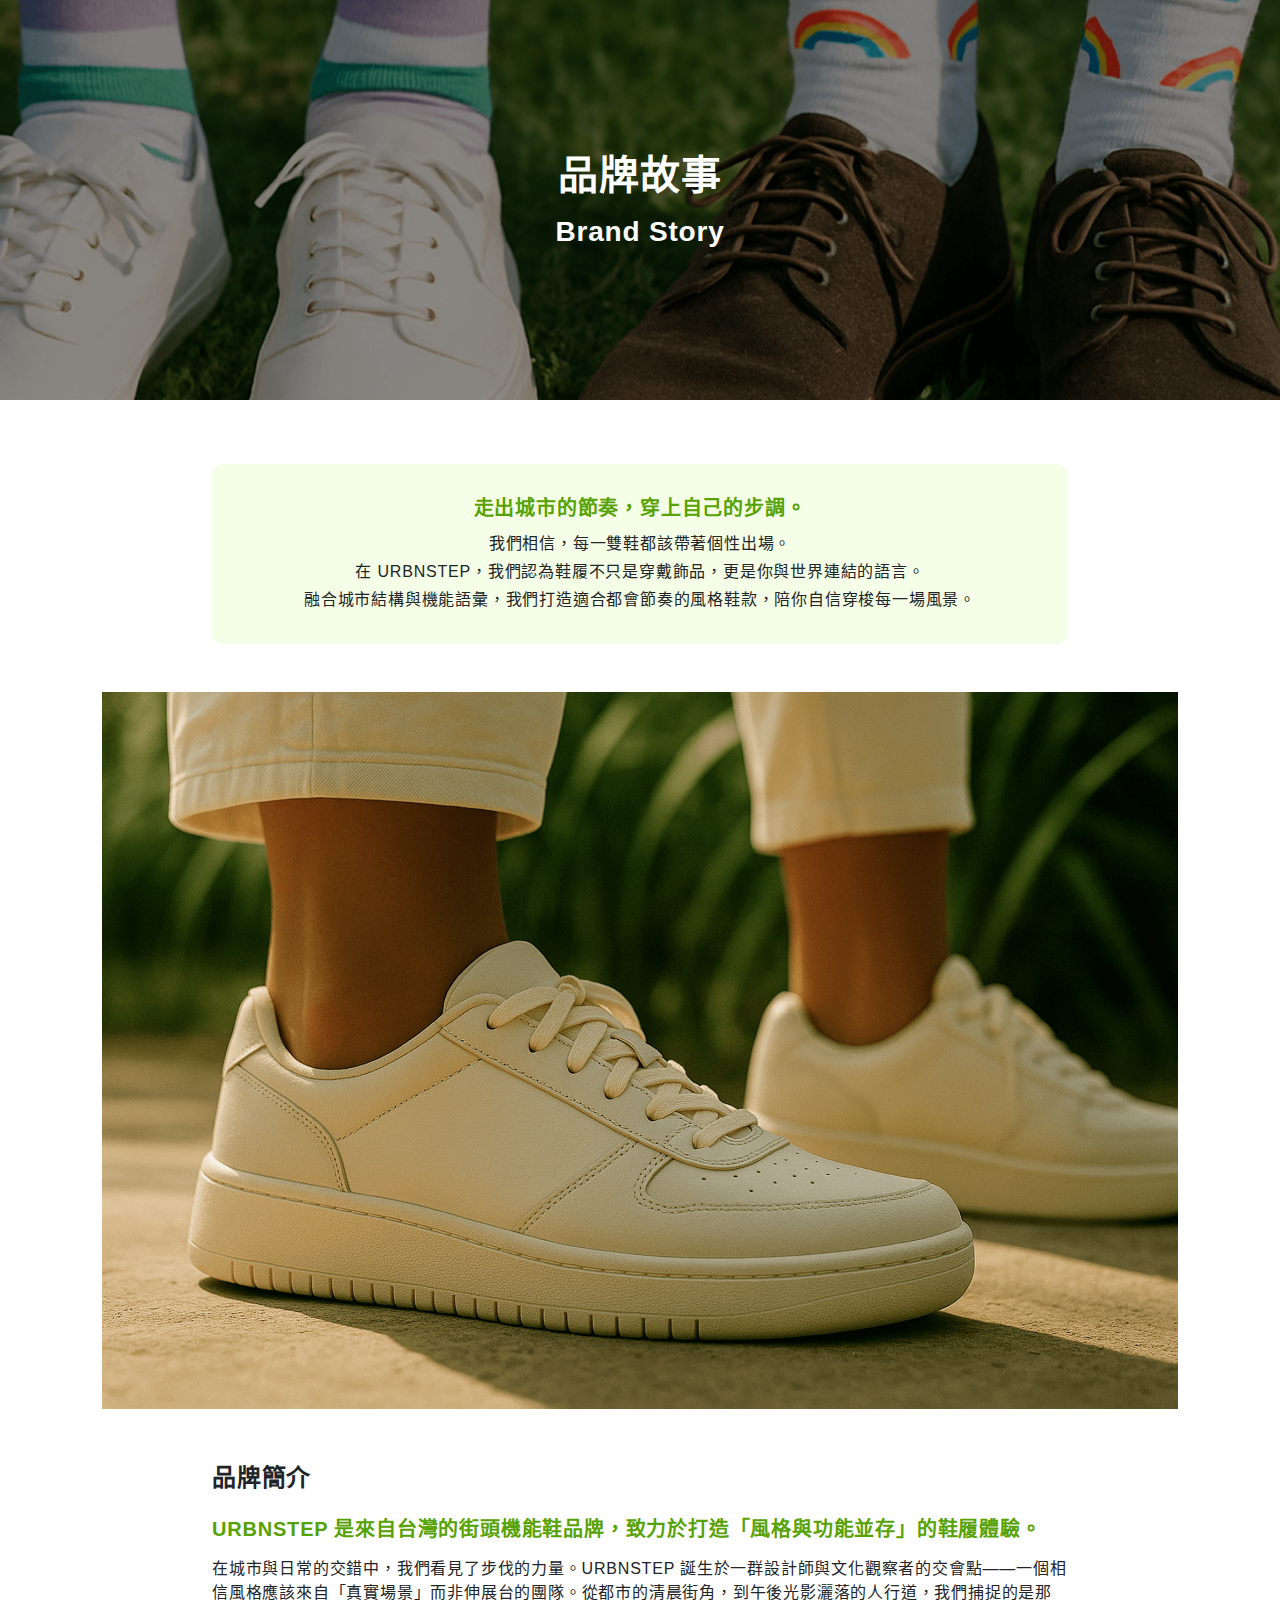
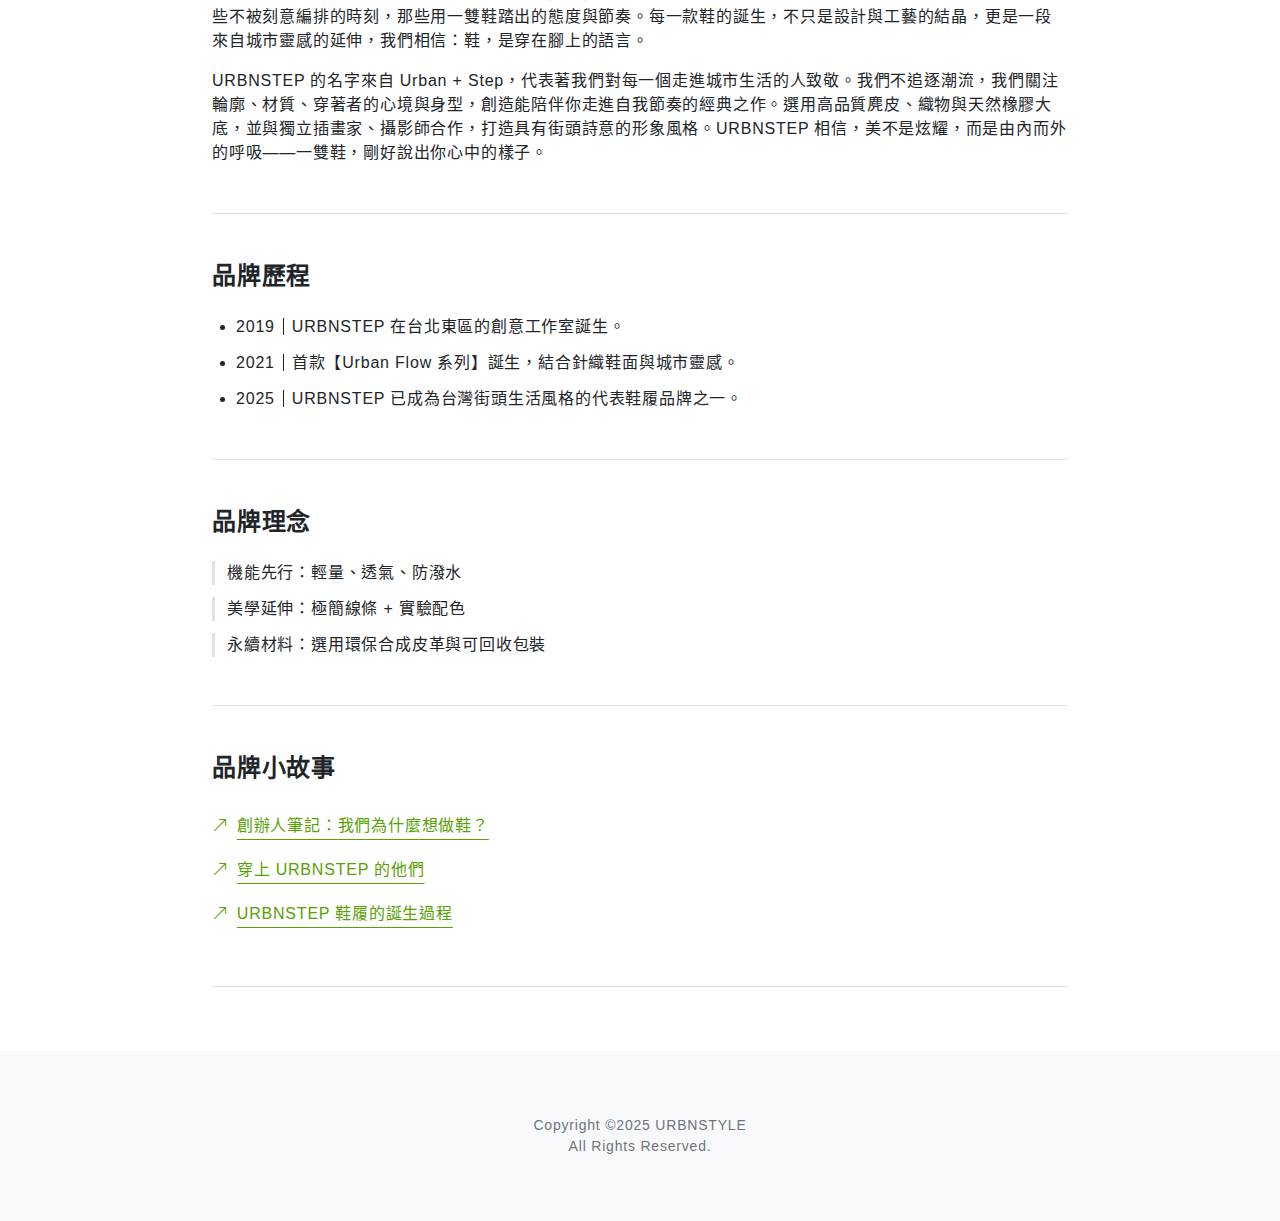
<file: index.html>
<!DOCTYPE html>
<html lang="zh-TW">
<head>
  <meta charset="UTF-8">
  <meta name="viewport" content="width=device-width, initial-scale=1.0">
  <link rel="stylesheet" href="reset.css">
  <link rel="stylesheet" href="story.css">
  <link rel="stylesheet" href="https://cdn.jsdelivr.net/npm/bootstrap-icons@1.13.1/font/bootstrap-icons.min.css">
  <title>作業一</title>
</head>
<body>
    <!-- banner -->
    <div class="header py-151">
        <h1 class="h1 mb-16 t-nwhite">品牌故事</h1>
        <h3 class="h3 t-nwhite">Brand Story</h3>
    </div>
    <!-- container -->
     <div class="container py-64">
        <!-- intro -->
         <div class="intro p-32 mb-48">
            <h5 class="h5 mb-12 t-p400">走出城市的節奏，穿上自己的步調。</h5>
            <p class="mb-4">我們相信，每一雙鞋都該帶著個性出場。</p>
            <p class="mb-4">在 URBNSTEP，我們認為鞋履不只是穿戴飾品，更是你與世界連結的語言。</p>
            <p>融合城市結構與機能語彙，我們打造適合都會節奏的風格鞋款，陪你自信穿梭每一場風景。</p>
         </div>
         <!-- about -->
          <div class="about pb-48 section-line mb-48">
            <img src="./picture/intro.png" alt="about" class="mb-48">
            <h4 class="h4 mb-24">品牌簡介</h4>
            <h5 class="h5 mb-16 t-p400">URBNSTEP 是來自台灣的街頭機能鞋品牌，致力於打造「風格與功能並存」的鞋履體驗。</h5>
            <p class="mb-16">在城市與日常的交錯中，我們看見了步伐的力量。URBNSTEP 誕生於一群設計師與文化觀察者的交會點——一個相信風格應該來自「真實場景」而非伸展台的團隊。從都市的清晨街角，到午後光影灑落的人行道，我們捕捉的是那些不被刻意編排的時刻，那些用一雙鞋踏出的態度與節奏。每一款鞋的誕生，不只是設計與工藝的結晶，更是一段來自城市靈感的延伸，我們相信：鞋，是穿在腳上的語言。</p>
            <p>URBNSTEP 的名字來自 Urban + Step，代表著我們對每一個走進城市生活的人致敬。我們不追逐潮流，我們關注輪廓、材質、穿著者的心境與身型，創造能陪伴你走進自我節奏的經典之作。選用高品質麂皮、織物與天然橡膠大底，並與獨立插畫家、攝影師合作，打造具有街頭詩意的形象風格。URBNSTEP 相信，美不是炫耀，而是由內而外的呼吸——一雙鞋，剛好說出你心中的樣子。</p>
        </div>
        <!-- history -->
         <div class="pb-48 section-line mb-48">         
            <h4 class="h4 mb-24">品牌歷程</h4>
            <ul class="historyul">
            <li class="mb-12"><span class="mr-8">2019</span><span class="historyli">URBNSTEP 在台北東區的創意工作室誕生。</span></li>
            <li class="mb-12"><span class="mr-8">2021</span><span class="historyli">首款【Urban Flow 系列】誕生，結合針織鞋面與城市靈感。</span></li>
            <li><span class="mr-8">2025</span><span class="historyli">URBNSTEP 已成為台灣街頭生活風格的代表鞋履品牌之一。</span></li>
            </ul>
        </div>
        <div class="pb-48 section-line mb-48">
            <h4 class="h4 mb-24">品牌理念</h4>
            <ul>
                <li class="ideali mb-12">機能先行：輕量、透氣、防潑水</li>
                <li class="ideali mb-12">美學延伸：極簡線條 + 實驗配色</li>
                <li class="ideali">永續材料：選用環保合成皮革與可回收包裝</li>
            </ul>
        </div>
        <div class="pb-48 section-line">
            <h4 class="h4 mb-24">品牌小故事</h4>
            <ul>
                <a href="#"><i class="bi bi-arrow-up-right"></i>創辦人筆記：我們為什麼想做鞋？</a>
                <a href="#"><i class="bi bi-arrow-up-right"></i>穿上 URBNSTEP 的他們</a>
                <a href="#"><i class="bi bi-arrow-up-right"></i>URBNSTEP 鞋履的誕生過程</a>
            </ul>
        </div>
    </div>
    <div class="footer py-64">
        <p class="sm">Copyright ©2025 URBNSTYLE</p>
        <p class="sm">All Rights Reserved.</p>
    </div>
</body>
</html>
</file>
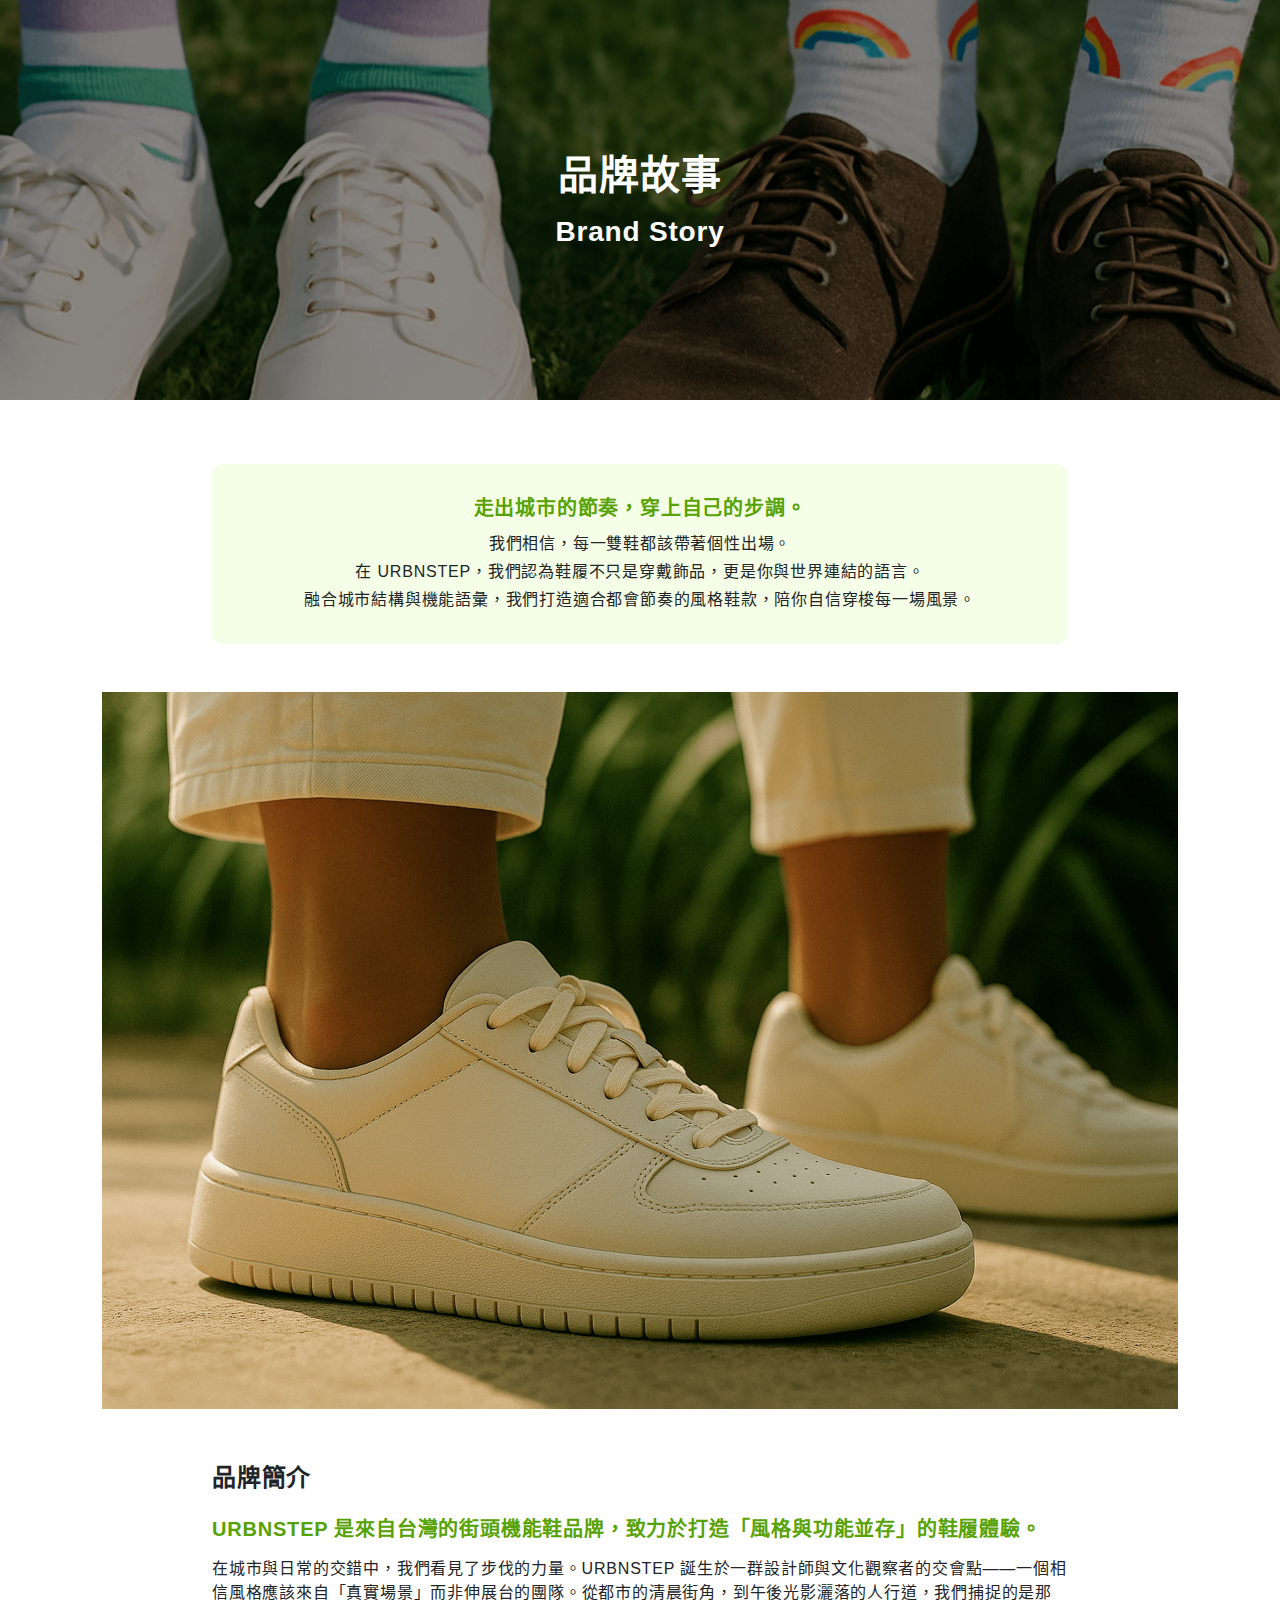
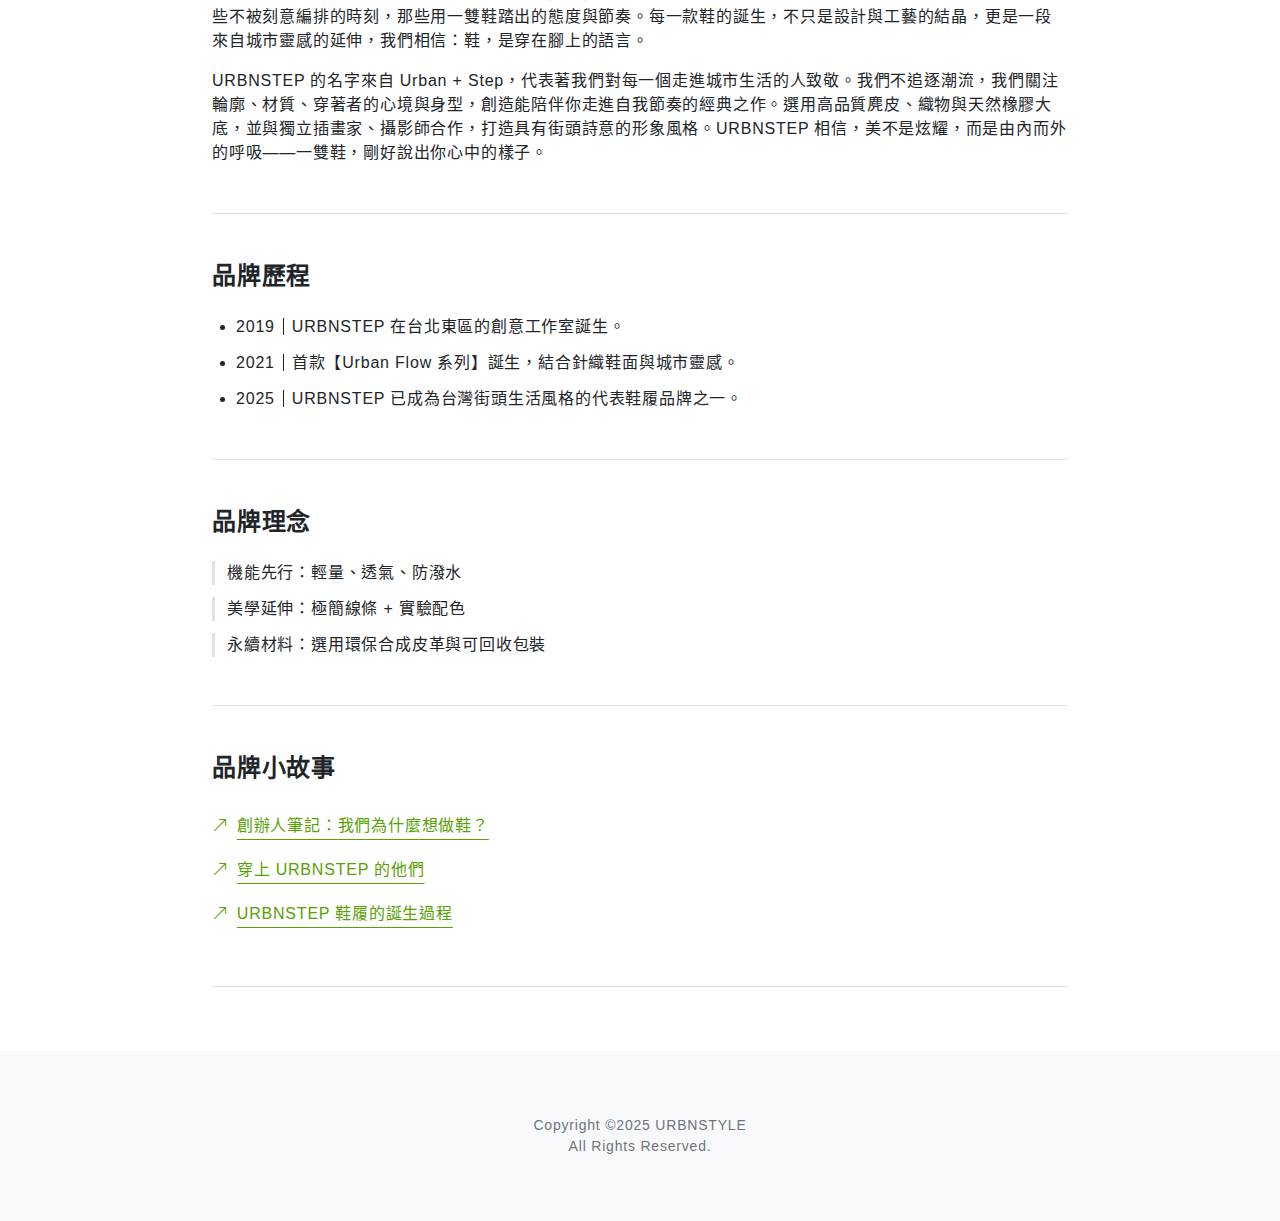
<file: story.html>
<!DOCTYPE html>
<html lang="zh-TW">
<head>
  <meta charset="UTF-8">
  <meta name="viewport" content="width=device-width, initial-scale=1.0">
  <link rel="stylesheet" href="reset.css">
  <link rel="stylesheet" href="story.css">
  <link rel="stylesheet" href="https://cdn.jsdelivr.net/npm/bootstrap-icons@1.13.1/font/bootstrap-icons.min.css">
  <title>作業一</title>
</head>
<body>
    <!-- banner -->
    <div class="header py-151">
        <h1 class="h1 mb-16 t-nwhite">品牌故事</h1>
        <h3 class="h3 t-nwhite">Brand Story</h3>
    </div>
    <!-- container -->
     <div class="container py-64">
        <!-- intro -->
         <div class="intro p-32 mb-48">
            <h5 class="h5 mb-12 t-p400">走出城市的節奏，穿上自己的步調。</h5>
            <p class="mb-4">我們相信，每一雙鞋都該帶著個性出場。</p>
            <p class="mb-4">在 URBNSTEP，我們認為鞋履不只是穿戴飾品，更是你與世界連結的語言。</p>
            <p>融合城市結構與機能語彙，我們打造適合都會節奏的風格鞋款，陪你自信穿梭每一場風景。</p>
         </div>
         <!-- about -->
          <div class="about pb-48 section-line mb-48">
            <img src="/picture/intro.png" alt="about" class="mb-48">
            <h4 class="h4 mb-24">品牌簡介</h4>
            <h5 class="h5 mb-16 t-p400">URBNSTEP 是來自台灣的街頭機能鞋品牌，致力於打造「風格與功能並存」的鞋履體驗。</h5>
            <p class="mb-16">在城市與日常的交錯中，我們看見了步伐的力量。URBNSTEP 誕生於一群設計師與文化觀察者的交會點——一個相信風格應該來自「真實場景」而非伸展台的團隊。從都市的清晨街角，到午後光影灑落的人行道，我們捕捉的是那些不被刻意編排的時刻，那些用一雙鞋踏出的態度與節奏。每一款鞋的誕生，不只是設計與工藝的結晶，更是一段來自城市靈感的延伸，我們相信：鞋，是穿在腳上的語言。</p>
            <p>URBNSTEP 的名字來自 Urban + Step，代表著我們對每一個走進城市生活的人致敬。我們不追逐潮流，我們關注輪廓、材質、穿著者的心境與身型，創造能陪伴你走進自我節奏的經典之作。選用高品質麂皮、織物與天然橡膠大底，並與獨立插畫家、攝影師合作，打造具有街頭詩意的形象風格。URBNSTEP 相信，美不是炫耀，而是由內而外的呼吸——一雙鞋，剛好說出你心中的樣子。</p>
        </div>
        <!-- history -->
         <div class="pb-48 section-line mb-48">         
            <h4 class="h4 mb-24">品牌歷程</h4>
            <ul class="historyul">
            <li class="mb-12"><span class="mr-8">2019</span><span class="historyli">URBNSTEP 在台北東區的創意工作室誕生。</span></li>
            <li class="mb-12"><span class="mr-8">2021</span><span class="historyli">首款【Urban Flow 系列】誕生，結合針織鞋面與城市靈感。</span></li>
            <li><span class="mr-8">2025</span><span class="historyli">URBNSTEP 已成為台灣街頭生活風格的代表鞋履品牌之一。</span></li>
            </ul>
        </div>
        <div class="pb-48 section-line mb-48">
            <h4 class="h4 mb-24">品牌理念</h4>
            <ul>
                <li class="ideali mb-12">機能先行：輕量、透氣、防潑水</li>
                <li class="ideali mb-12">美學延伸：極簡線條 + 實驗配色</li>
                <li class="ideali">永續材料：選用環保合成皮革與可回收包裝</li>
            </ul>
        </div>
        <div class="pb-48 section-line">
            <h4 class="h4 mb-24">品牌小故事</h4>
            <ul>
                <a href="#"><i class="bi bi-arrow-up-right"></i>創辦人筆記：我們為什麼想做鞋？</a>
                <a href="#"><i class="bi bi-arrow-up-right"></i>穿上 URBNSTEP 的他們</a>
                <a href="#"><i class="bi bi-arrow-up-right"></i>URBNSTEP 鞋履的誕生過程</a>
            </ul>
        </div>
    </div>
    <div class="footer py-64">
        <p class="sm">Copyright ©2025 URBNSTYLE</p>
        <p class="sm">All Rights Reserved.</p>
    </div>
</body>
</html>
</file>
<file: story.css>
*,*::after,::before{
    box-sizing: border-box;
}
/* 引入字體 */
@import url('https://fonts.googleapis.com/css2?family=Noto+Sans+TC:wght@100..900&display=swap');
/* 顏色 */
:root{
    --Primary-100:#F5FEE7;
    --Primary-400:#57A203;
    --Neutral-White:#FFFFFF;
    --Neutral-900:#212529;
    --Neutral-600:#6C757D;
    --Neutral-300:#DEE2E6;
    --Neutral-100:#F8F9FA;
}

.t-nwhite{
    color: var(--Neutral-White);
}

.t-p400{
    color: var(--Primary-400);
}

/* 樣式 */
body{
    font-family: "Noto Sans TC", sans-serif;
    font-size: 16px;
    line-height: 1.5;
    letter-spacing: 0.05em;
    color: var(--Neutral-900);
}

.h1{
    font-weight: 700;
    font-size: 40px;
    line-height: 1.2;
}

.h3{
    font-weight: 700;
    font-size: 28px;
    line-height: 1.2;
}

.h4{
    font-weight: 700;
    font-size: 24px;
    line-height: 1.2;
}

.h5{
    font-weight: 700;
    font-size: 20px;
    line-height: 1.2;
}

.sm{
    font-size: 14px;
    color: var(--Neutral-600);
}

.py-151{
    padding-top: 151px;
    padding-bottom: 151px;
}

.py-64{
    padding-top: 64px;
    padding-bottom: 64px;
}

.pb-48{
    padding-bottom: 48px;
}

.mr-8{
    margin-right: 8px;
}

.mb-4{
    margin-bottom: 4px;
}

.mb-12{
    margin-bottom: 12px;
}

.mb-16{
    margin-bottom: 16px;
}

.mb-24{
    margin-bottom: 24px;
}

.mb-48{
    margin-bottom: 48px;
}

.section-line{
    border-bottom: 1px solid var(--Neutral-300);
}

.header{
    text-align: center;
    background-image: url(./picture/nav.png);
    background-position: center;
    background-size: cover;
    background-repeat: no-repeat;
}

.container{
    width: 856px;
    margin: 0 auto;
}

.intro{
    text-align: center;
    background-color: var(--Primary-100);
    border-radius: 12px;
    padding: 32px;
}

.about img{
    width: 1076px;
    margin-left: -110px;
    margin-right: -110px;
}

.historyul{
    list-style: disc;
    padding-left: 24px;
}

.historyli{
    padding-left: 8px;
    border-left: 1px solid var(--Neutral-900);
}

.ideali{
    padding-left: 12px;
    border-left: 3px solid var(--Neutral-300);
}

a{
    display: block;
    text-underline-offset: 8px;
    color: var(--Primary-400);
    padding-top: 8px;
    padding-bottom: 12px;
}

.bi{
    margin-right: 8px;
}

.footer{
    background-color: var(--Neutral-100);
    text-align: center;
}
</file>
